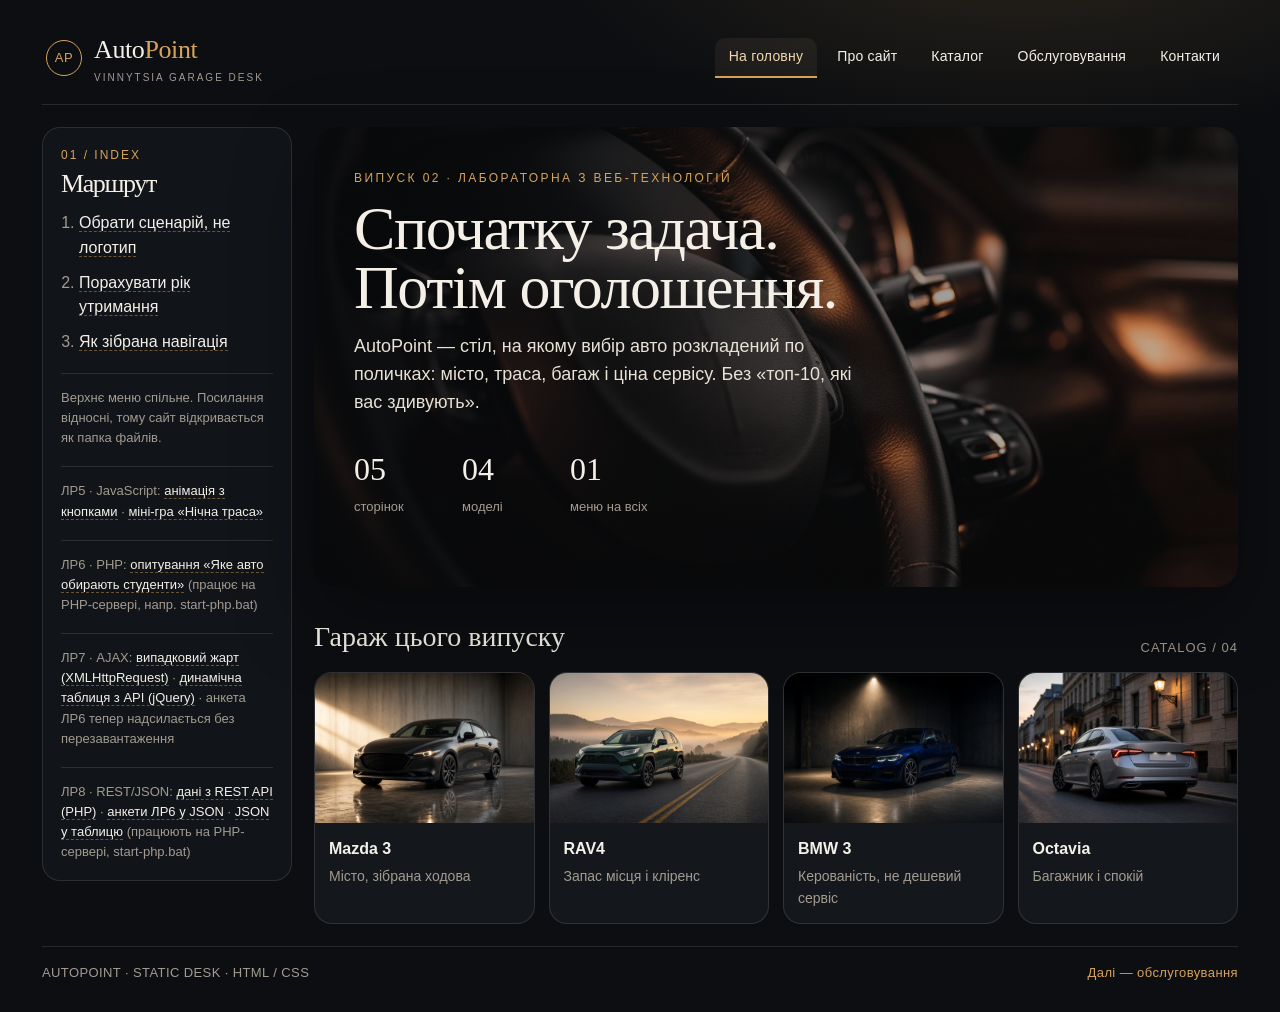
<file: index.html>
<!DOCTYPE html>
<html lang="uk">

<head>
  <meta charset="UTF-8">
  <meta name="viewport" content="width=device-width, initial-scale=1.0">
  <title>AutoPoint — головна</title>
  <link rel="stylesheet" href="css/style.css">
</head>

<body>
  <div class="page">
    <header class="site-header">
      <div class="brand">
        <div class="mark">AP</div>
        <div>
          <h1 class="logo">Auto<span>Point</span></h1>
          <small>Vinnytsia garage desk</small>
        </div>
      </div>
      <nav class="main-nav">
        <ul class="menu">
          <li><a class="active" href="index.html">На головну</a></li>
          <li><a href="about.html">Про сайт</a></li>
          <li><a href="catalog.html">Каталог</a></li>
          <li><a href="service.html">Обслуговування</a></li>
          <li><a href="contacts.html">Контакти</a></li>
        </ul>
      </nav>
    </header>

    <div class="layout">
      <aside class="sidebar">
        <div class="idx">01 / INDEX</div>
        <h2>Маршрут</h2>
        <ol>
          <li><a href="catalog.html">Обрати сценарій, не логотип</a></li>
          <li><a href="service.html">Порахувати рік утримання</a></li>
          <li><a href="about.html">Як зібрана навігація</a></li>
        </ol>
        <div class="note">Верхнє меню спільне. Посилання відносні, тому сайт відкривається як папка файлів.</div>
        <div class="note">ЛР5 · JavaScript: <a href="animation.html">анімація з кнопками</a> · <a href="game.html">міні-гра «Нічна траса»</a></div>
        <div class="note">ЛР6 · PHP: <a href="survey.php">опитування «Яке авто обирають студенти»</a> (працює на PHP-сервері, напр. start-php.bat)</div>
        <div class="note">ЛР7 · AJAX: <a href="jokes.html">випадковий жарт (XMLHttpRequest)</a> · <a href="api.html">динамічна таблиця з API (jQuery)</a> · анкета ЛР6 тепер надсилається без перезавантаження</div>
        <div class="note">ЛР8 · REST/JSON: <a href="rest.php">дані з REST API (PHP)</a> · <a href="json.php">анкети ЛР6 у JSON</a> · <a href="preview.php">JSON у таблицю</a> (працюють на PHP-сервері, start-php.bat)</div>
      </aside>

      <main class="main">
        <div class="hero">
          <div class="hero-copy">
            <p class="kicker">Випуск 02 · лабораторна з веб-технологій</p>
            <h2>Спочатку задача. Потім оголошення.</h2>
            <p class="lead">AutoPoint — стіл, на якому вибір авто розкладений по поличках: місто, траса, багаж і ціна
              сервісу. Без «топ-10, які вас здивують».</p>
            <div class="metrics">
              <div><b>05</b><span>сторінок</span></div>
              <div><b>04</b><span>моделі</span></div>
              <div><b>01</b><span>меню на всіх</span></div>
            </div>
          </div>
        </div>

        <div class="section-title">
          <h3>Гараж цього випуску</h3>
          <span>CATALOG / 04</span>
        </div>
        <div class="fleet">
          <a class="car" href="catalog.html">
            <img src="img/mazda.jpg" alt="Mazda 3 у студії">
            <div>
              <h4>Mazda 3</h4>
              <p>Місто, зібрана ходова</p>
            </div>
          </a>
          <a class="car" href="catalog.html">
            <img src="img/rav4.jpg" alt="Toyota RAV4 на світанковій дорозі">
            <div>
              <h4>RAV4</h4>
              <p>Запас місця і кліренс</p>
            </div>
          </a>
          <a class="car" href="catalog.html">
            <img src="img/bmw.jpg" alt="BMW 3 Series у гаражі">
            <div>
              <h4>BMW 3</h4>
              <p>Керованість, не дешевий сервіс</p>
            </div>
          </a>
          <a class="car" href="catalog.html">
            <img src="img/octavia.jpg" alt="Skoda Octavia на вечірній вулиці">
            <div>
              <h4>Octavia</h4>
              <p>Багажник і спокій</p>
            </div>
          </a>
        </div>
      </main>
    </div>

    <footer class="site-footer">
      <div>AUTOPOINT · STATIC DESK · HTML / CSS</div>
      <div><a href="service.html">Далі — обслуговування</a></div>
    </footer>
  </div>
</body>

</html>
</file>
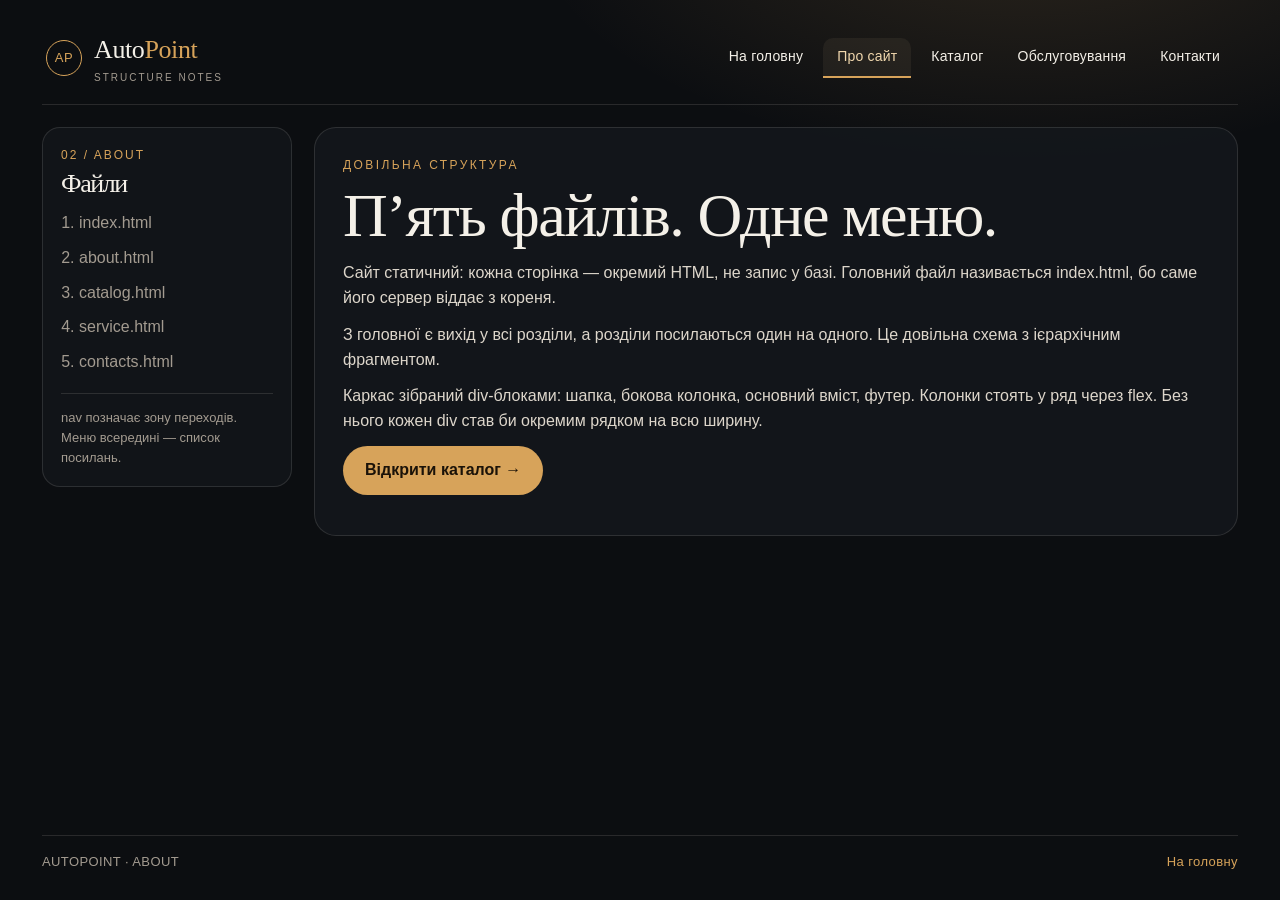
<file: about.html>
<!DOCTYPE html>
<html lang="uk">
<head>
  <meta charset="UTF-8">
  <meta name="viewport" content="width=device-width, initial-scale=1.0">
  <title>AutoPoint — про сайт</title>
  <link rel="stylesheet" href="css/style.css">
</head>
<body>
  <div class="page">
    <header class="site-header">
      <div class="brand">
        <div class="mark">AP</div>
        <div>
          <h1 class="logo">Auto<span>Point</span></h1>
          <small>Structure notes</small>
        </div>
      </div>
      <nav class="main-nav">
        <ul class="menu">
          <li><a href="index.html">На головну</a></li>
          <li><a class="active" href="about.html">Про сайт</a></li>
          <li><a href="catalog.html">Каталог</a></li>
          <li><a href="service.html">Обслуговування</a></li>
          <li><a href="contacts.html">Контакти</a></li>
        </ul>
      </nav>
    </header>

    <div class="layout">
      <aside class="sidebar">
        <div class="idx">02 / ABOUT</div>
        <h2>Файли</h2>
        <ol>
          <li>index.html</li>
          <li>about.html</li>
          <li>catalog.html</li>
          <li>service.html</li>
          <li>contacts.html</li>
        </ol>
        <div class="note">nav позначає зону переходів. Меню всередині — список посилань.</div>
      </aside>

      <main class="main">
        <div class="panel">
          <p class="kicker">Довільна структура</p>
          <h2>П’ять файлів. Одне меню.</h2>
          <p>Сайт статичний: кожна сторінка — окремий HTML, не запис у базі. Головний файл називається index.html, бо саме його сервер віддає з кореня.</p>
          <p>З головної є вихід у всі розділи, а розділи посилаються один на одного. Це довільна схема з ієрархічним фрагментом.</p>
          <p>Каркас зібраний div-блоками: шапка, бокова колонка, основний вміст, футер. Колонки стоять у ряд через flex. Без нього кожен div став би окремим рядком на всю ширину.</p>
          <p><a class="btn" href="catalog.html">Відкрити каталог →</a></p>
        </div>
      </main>
    </div>

    <footer class="site-footer">
      <div>AUTOPOINT · ABOUT</div>
      <div><a href="index.html">На головну</a></div>
    </footer>
  </div>
</body>
</html>
</file>
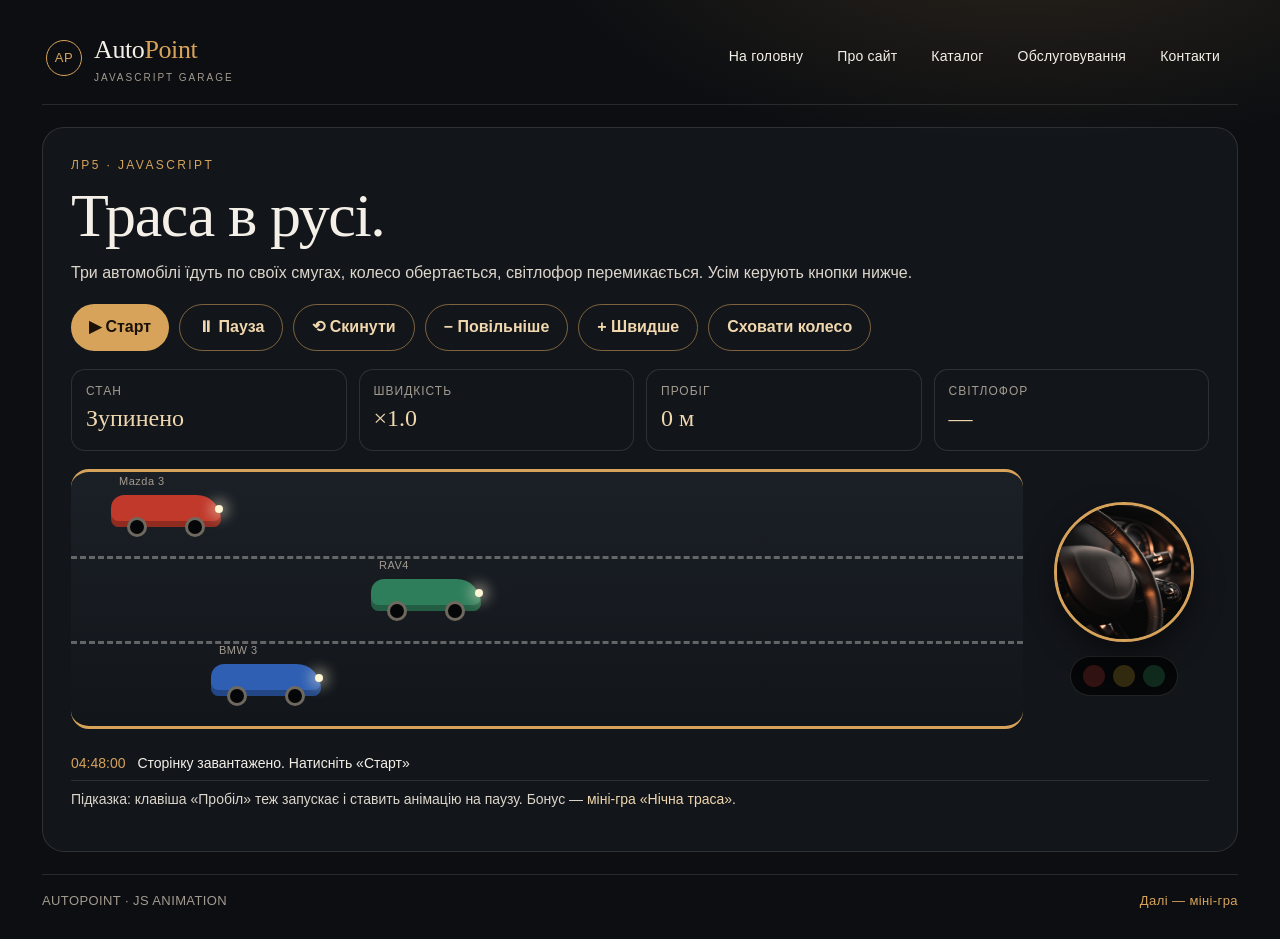
<file: animation.html>
<!DOCTYPE html>
<html lang="uk">
<head>
  <meta charset="UTF-8">
  <meta name="viewport" content="width=device-width, initial-scale=1.0">
  <title>AutoPoint — JS-анімація</title>
  <link rel="icon" href="data:,">
  <link rel="stylesheet" href="css/style.css">
  <link rel="stylesheet" href="css/js-lab.css">
</head>
<body>
  <div class="page">
    <header class="site-header">
      <div class="brand">
        <div class="mark">AP</div>
        <div>
          <h1 class="logo">Auto<span>Point</span></h1>
          <small>JavaScript garage</small>
        </div>
      </div>
      <nav class="main-nav">
        <ul class="menu">
          <li><a href="index.html">На головну</a></li>
          <li><a href="about.html">Про сайт</a></li>
          <li><a href="catalog.html">Каталог</a></li>
          <li><a href="service.html">Обслуговування</a></li>
          <li><a href="contacts.html">Контакти</a></li>
        </ul>
      </nav>
    </header>

    <main class="js-main">
      <div class="panel">
        <p class="kicker">ЛР5 · JavaScript</p>
        <h2>Траса в русі.</h2>
        <p>Три автомобілі їдуть по своїх смугах, колесо обертається, світлофор перемикається. Усім керують кнопки нижче.</p>

        <div class="controls" id="controls">
          <button id="btnStart" type="button">▶ Старт</button>
          <button id="btnPause" type="button" class="btn-ghost">⏸ Пауза</button>
          <button id="btnReset" type="button" class="btn-ghost">⟲ Скинути</button>
          <button id="btnSlower" type="button" class="btn-ghost">− Повільніше</button>
          <button id="btnFaster" type="button" class="btn-ghost">+ Швидше</button>
          <button id="btnWheel" type="button" class="btn-ghost">Сховати колесо</button>
        </div>

        <div class="dash">
          <div class="dash-item"><span>Стан</span><b id="status">Зупинено</b></div>
          <div class="dash-item"><span>Швидкість</span><b id="speed">×1.0</b></div>
          <div class="dash-item"><span>Пробіг</span><b id="distance">0 м</b></div>
          <div class="dash-item"><span>Світлофор</span><b id="lightName">—</b></div>
        </div>

        <div class="stage">
          <div class="road" id="road">
            <div class="lane-line" style="top: 33.3%"></div>
            <div class="lane-line" style="top: 66.6%"></div>
          </div>
          <div class="side">
            <div class="wheel-box" id="wheelBox">
              <img id="wheel" src="img/wheel.jpg" alt="Колесо, що обертається">
            </div>
            <div class="traffic" id="traffic">
              <span class="lamp" data-color="red"></span>
              <span class="lamp" data-color="yellow"></span>
              <span class="lamp" data-color="green"></span>
            </div>
          </div>
        </div>

        <ul class="log" id="log"></ul>
        <p class="hint">Підказка: клавіша «Пробіл» теж запускає і ставить анімацію на паузу. Бонус — <a href="game.html">міні-гра «Нічна траса»</a>.</p>
      </div>
    </main>

    <footer class="site-footer">
      <div>AUTOPOINT · JS ANIMATION</div>
      <div><a href="game.html">Далі — міні-гра</a></div>
    </footer>
  </div>
  <script src="js/animation.js"></script>
</body>
</html>
</file>
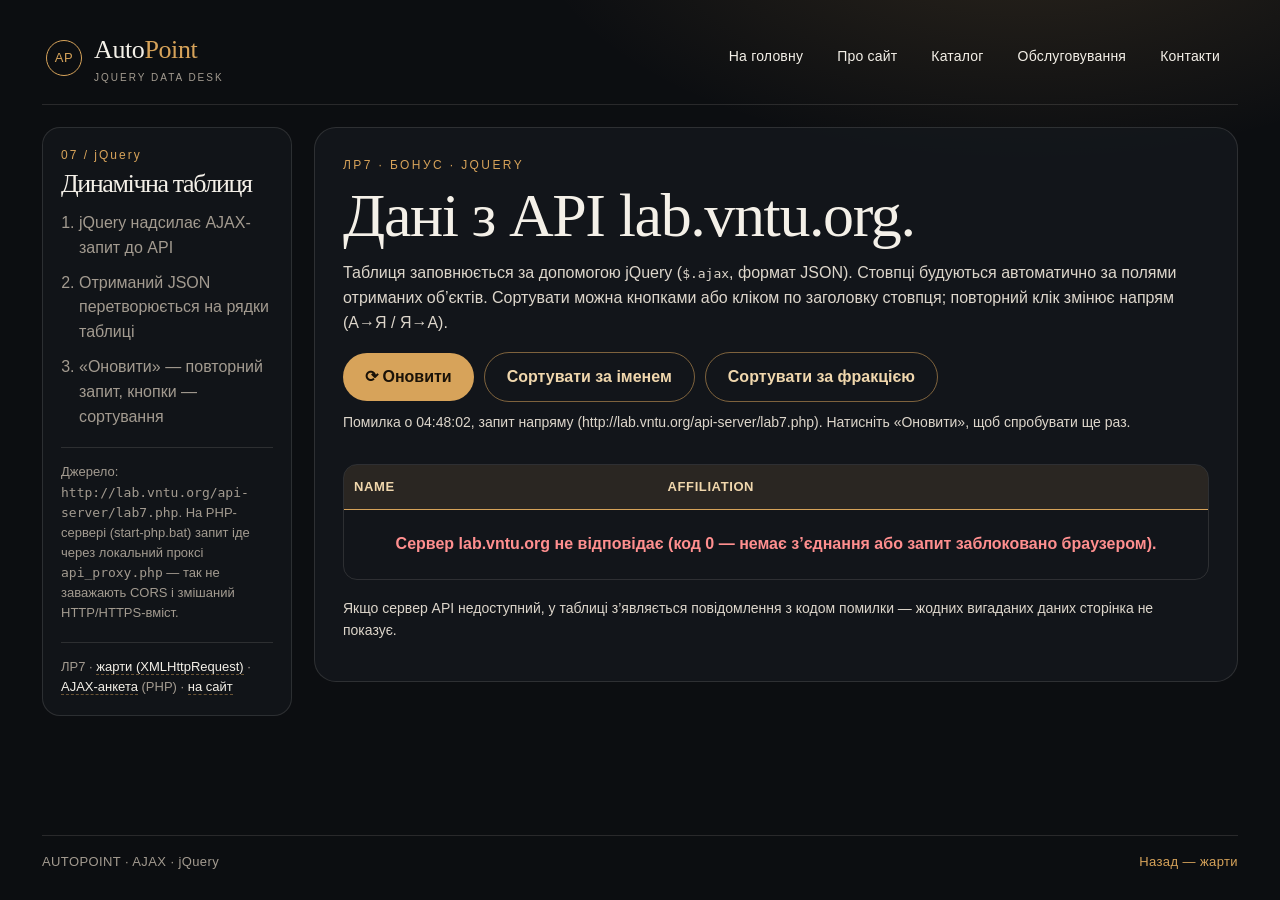
<file: api.html>
<!DOCTYPE html>
<html lang="uk">
<head>
  <meta charset="UTF-8">
  <meta name="viewport" content="width=device-width, initial-scale=1.0">
  <title>AutoPoint — таблиця з API (jQuery)</title>
  <link rel="icon" href="data:,">
  <link rel="stylesheet" href="css/style.css">
  <link rel="stylesheet" href="css/ajax.css">
</head>
<body>
  <div class="page">
    <header class="site-header">
      <div class="brand">
        <div class="mark">AP</div>
        <div>
          <h1 class="logo">Auto<span>Point</span></h1>
          <small>jQuery data desk</small>
        </div>
      </div>
      <nav class="main-nav">
        <ul class="menu">
          <li><a href="index.html">На головну</a></li>
          <li><a href="about.html">Про сайт</a></li>
          <li><a href="catalog.html">Каталог</a></li>
          <li><a href="service.html">Обслуговування</a></li>
          <li><a href="contacts.html">Контакти</a></li>
        </ul>
      </nav>
    </header>


    <div class="layout">
      <aside class="sidebar">
        <div class="idx">07 / jQuery</div>
        <h2>Динамічна таблиця</h2>
        <ol>
          <li>jQuery надсилає AJAX-запит до API</li>
          <li>Отриманий JSON перетворюється на рядки таблиці</li>
          <li>«Оновити» — повторний запит, кнопки — сортування</li>
        </ol>
        <div class="note">Джерело: <code>http://lab.vntu.org/api-server/lab7.php</code>. На PHP-сервері (start-php.bat) запит іде через локальний проксі <code>api_proxy.php</code> — так не заважають CORS і змішаний HTTP/HTTPS-вміст.</div>
        <div class="note">ЛР7 · <a href="jokes.html">жарти (XMLHttpRequest)</a> · <a href="survey.php">AJAX-анкета</a> (PHP) · <a href="index.html">на сайт</a></div>
      </aside>

      <main class="main">
        <div class="panel">
          <p class="kicker">ЛР7 · бонус · jQuery</p>
          <h2>Дані з API lab.vntu.org.</h2>
          <p>Таблиця заповнюється за допомогою jQuery (<code>$.ajax</code>, формат JSON). Стовпці будуються автоматично за полями отриманих об’єктів. Сортувати можна кнопками або кліком по заголовку стовпця; повторний клік змінює напрям (А→Я / Я→А).</p>

          <div class="api-toolbar">
            <button class="btn" id="btnRefresh" type="button">⟳ Оновити</button>
            <button class="btn btn-ghost" id="btnSortName" type="button" data-sort="name">Сортувати за іменем</button>
            <button class="btn btn-ghost" id="btnSortAff" type="button" data-sort="affiliation">Сортувати за фракцією</button>
          </div>
          <p class="api-info" id="apiInfo">Ще не завантажено.</p>

          <div class="table-wrap">
            <table class="data-table api-table" id="apiTable">
              <thead><tr><th>name</th><th>affiliation</th></tr></thead>
              <tbody><tr><td class="loading-cell" colspan="2">Завантаження…</td></tr></tbody>
            </table>
          </div>
          <p class="hint">Якщо сервер API недоступний, у таблиці з’являється повідомлення з кодом помилки — жодних вигаданих даних сторінка не показує.</p>
        </div>
      </main>
    </div>

    <footer class="site-footer">
      <div>AUTOPOINT · AJAX · jQuery</div>
      <div><a href="jokes.html">Назад — жарти</a></div>
    </footer>
  </div>
  <script src="js/jquery.min.js"></script>
  <script src="js/api.js"></script>
</body>
</html>
</file>
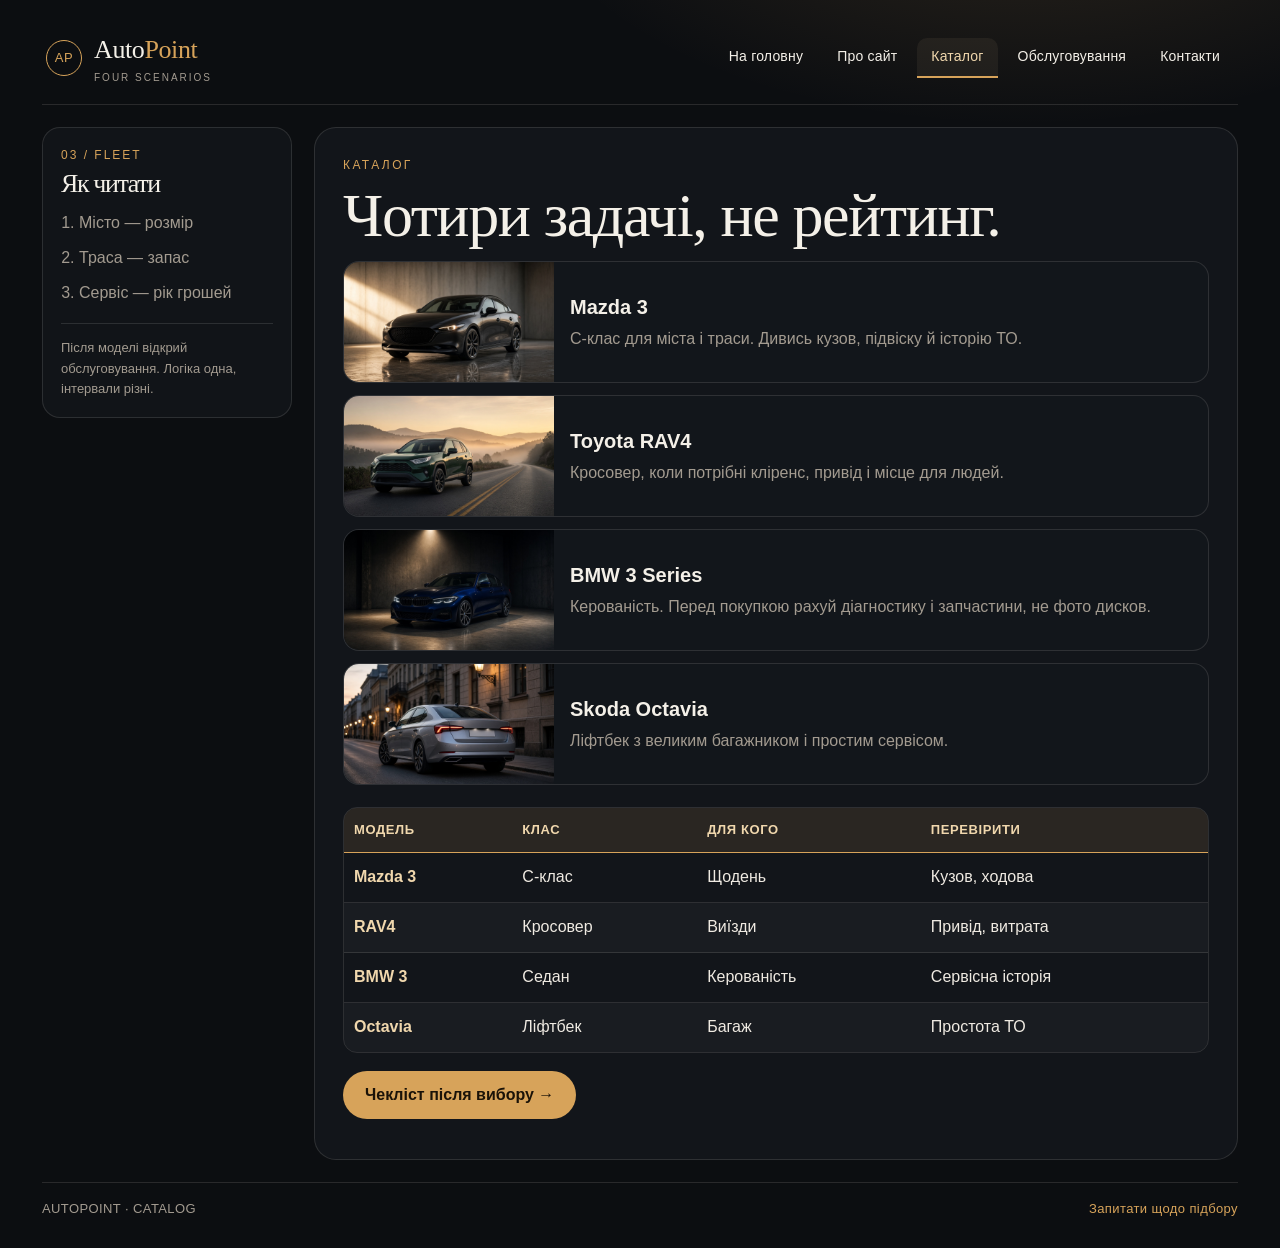
<file: catalog.html>
<!DOCTYPE html>
<html lang="uk">
<head>
  <meta charset="UTF-8">
  <meta name="viewport" content="width=device-width, initial-scale=1.0">
  <title>AutoPoint — каталог</title>
  <link rel="stylesheet" href="css/style.css">
</head>
<body>
  <div class="page">
    <header class="site-header">
      <div class="brand">
        <div class="mark">AP</div>
        <div>
          <h1 class="logo">Auto<span>Point</span></h1>
          <small>Four scenarios</small>
        </div>
      </div>
      <nav class="main-nav">
        <ul class="menu">
          <li><a href="index.html">На головну</a></li>
          <li><a href="about.html">Про сайт</a></li>
          <li><a class="active" href="catalog.html">Каталог</a></li>
          <li><a href="service.html">Обслуговування</a></li>
          <li><a href="contacts.html">Контакти</a></li>
        </ul>
      </nav>
    </header>

    <div class="layout">
      <aside class="sidebar">
        <div class="idx">03 / FLEET</div>
        <h2>Як читати</h2>
        <ol>
          <li>Місто — розмір</li>
          <li>Траса — запас</li>
          <li>Сервіс — рік грошей</li>
        </ol>
        <div class="note">Після моделі відкрий обслуговування. Логіка одна, інтервали різні.</div>
      </aside>

      <main class="main">
        <div class="panel">
          <p class="kicker">Каталог</p>
          <h2>Чотири задачі, не рейтинг.</h2>
          <div class="spec-list">
            <article class="spec">
              <img src="img/mazda.jpg" alt="Mazda 3">
              <div><h3>Mazda 3</h3><p>C-клас для міста і траси. Дивись кузов, підвіску й історію ТО.</p></div>
            </article>
            <article class="spec">
              <img src="img/rav4.jpg" alt="Toyota RAV4">
              <div><h3>Toyota RAV4</h3><p>Кросовер, коли потрібні кліренс, привід і місце для людей.</p></div>
            </article>
            <article class="spec">
              <img src="img/bmw.jpg" alt="BMW 3 Series">
              <div><h3>BMW 3 Series</h3><p>Керованість. Перед покупкою рахуй діагностику і запчастини, не фото дисков.</p></div>
            </article>
            <article class="spec">
              <img src="img/octavia.jpg" alt="Skoda Octavia">
              <div><h3>Skoda Octavia</h3><p>Ліфтбек з великим багажником і простим сервісом.</p></div>
            </article>
          </div>
          <table class="data-table">
            <thead>
              <tr><th>Модель</th><th>Клас</th><th>Для кого</th><th>Перевірити</th></tr>
            </thead>
            <tbody>
              <tr><td>Mazda 3</td><td>C-клас</td><td>Щодень</td><td>Кузов, ходова</td></tr>
              <tr><td>RAV4</td><td>Кросовер</td><td>Виїзди</td><td>Привід, витрата</td></tr>
              <tr><td>BMW 3</td><td>Седан</td><td>Керованість</td><td>Сервісна історія</td></tr>
              <tr><td>Octavia</td><td>Ліфтбек</td><td>Багаж</td><td>Простота ТО</td></tr>
            </tbody>
          </table>
          <p><a class="btn" href="service.html">Чекліст після вибору →</a></p>
        </div>
      </main>
    </div>

    <footer class="site-footer">
      <div>AUTOPOINT · CATALOG</div>
      <div><a href="contacts.html">Запитати щодо підбору</a></div>
    </footer>
  </div>
</body>
</html>
</file>
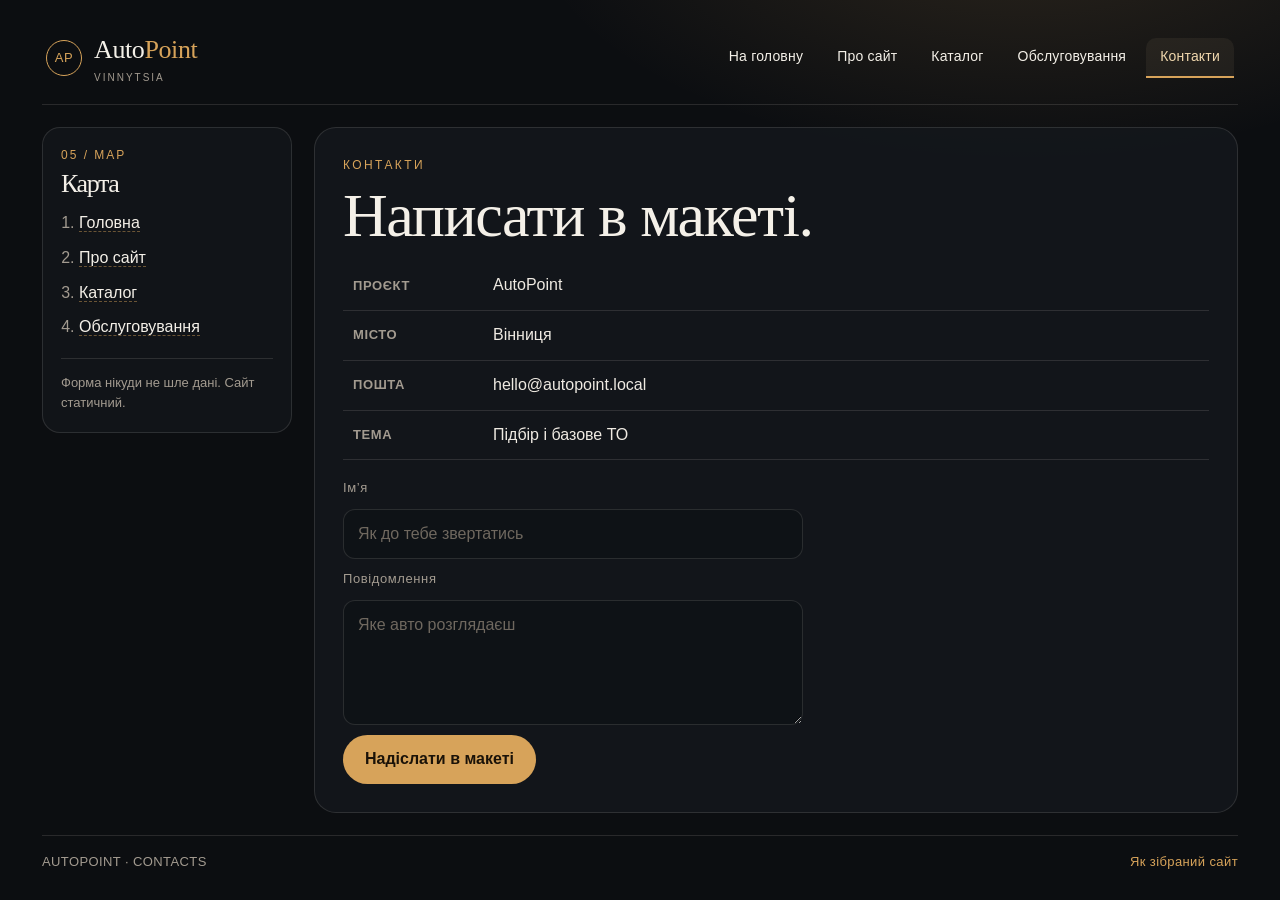
<file: contacts.html>
<!DOCTYPE html>
<html lang="uk">
<head>
  <meta charset="UTF-8">
  <meta name="viewport" content="width=device-width, initial-scale=1.0">
  <title>AutoPoint — контакти</title>
  <link rel="stylesheet" href="css/style.css">
</head>
<body>
  <div class="page">
    <header class="site-header">
      <div class="brand">
        <div class="mark">AP</div>
        <div>
          <h1 class="logo">Auto<span>Point</span></h1>
          <small>Vinnytsia</small>
        </div>
      </div>
      <nav class="main-nav">
        <ul class="menu">
          <li><a href="index.html">На головну</a></li>
          <li><a href="about.html">Про сайт</a></li>
          <li><a href="catalog.html">Каталог</a></li>
          <li><a href="service.html">Обслуговування</a></li>
          <li><a class="active" href="contacts.html">Контакти</a></li>
        </ul>
      </nav>
    </header>

    <div class="layout">
      <aside class="sidebar">
        <div class="idx">05 / MAP</div>
        <h2>Карта</h2>
        <ol>
          <li><a href="index.html">Головна</a></li>
          <li><a href="about.html">Про сайт</a></li>
          <li><a href="catalog.html">Каталог</a></li>
          <li><a href="service.html">Обслуговування</a></li>
        </ol>
        <div class="note">Форма нікуди не шле дані. Сайт статичний.</div>
      </aside>

      <main class="main">
        <div class="panel">
          <p class="kicker">Контакти</p>
          <h2>Написати в макеті.</h2>
          <table class="info-table">
            <tbody>
              <tr><th>Проєкт</th><td>AutoPoint</td></tr>
              <tr><th>Місто</th><td>Вінниця</td></tr>
              <tr><th>Пошта</th><td>hello@autopoint.local</td></tr>
              <tr><th>Тема</th><td>Підбір і базове ТО</td></tr>
            </tbody>
          </table>
          <form action="contacts.html" method="get">
            <label for="name">Ім’я</label>
            <input id="name" name="name" type="text" placeholder="Як до тебе звертатись">
            <label for="msg">Повідомлення</label>
            <textarea id="msg" name="msg" rows="4" placeholder="Яке авто розглядаєш"></textarea>
            <button class="btn" type="submit">Надіслати в макеті</button>
          </form>
        </div>
      </main>
    </div>

    <footer class="site-footer">
      <div>AUTOPOINT · CONTACTS</div>
      <div><a href="about.html">Як зібраний сайт</a></div>
    </footer>
  </div>
</body>
</html>
</file>
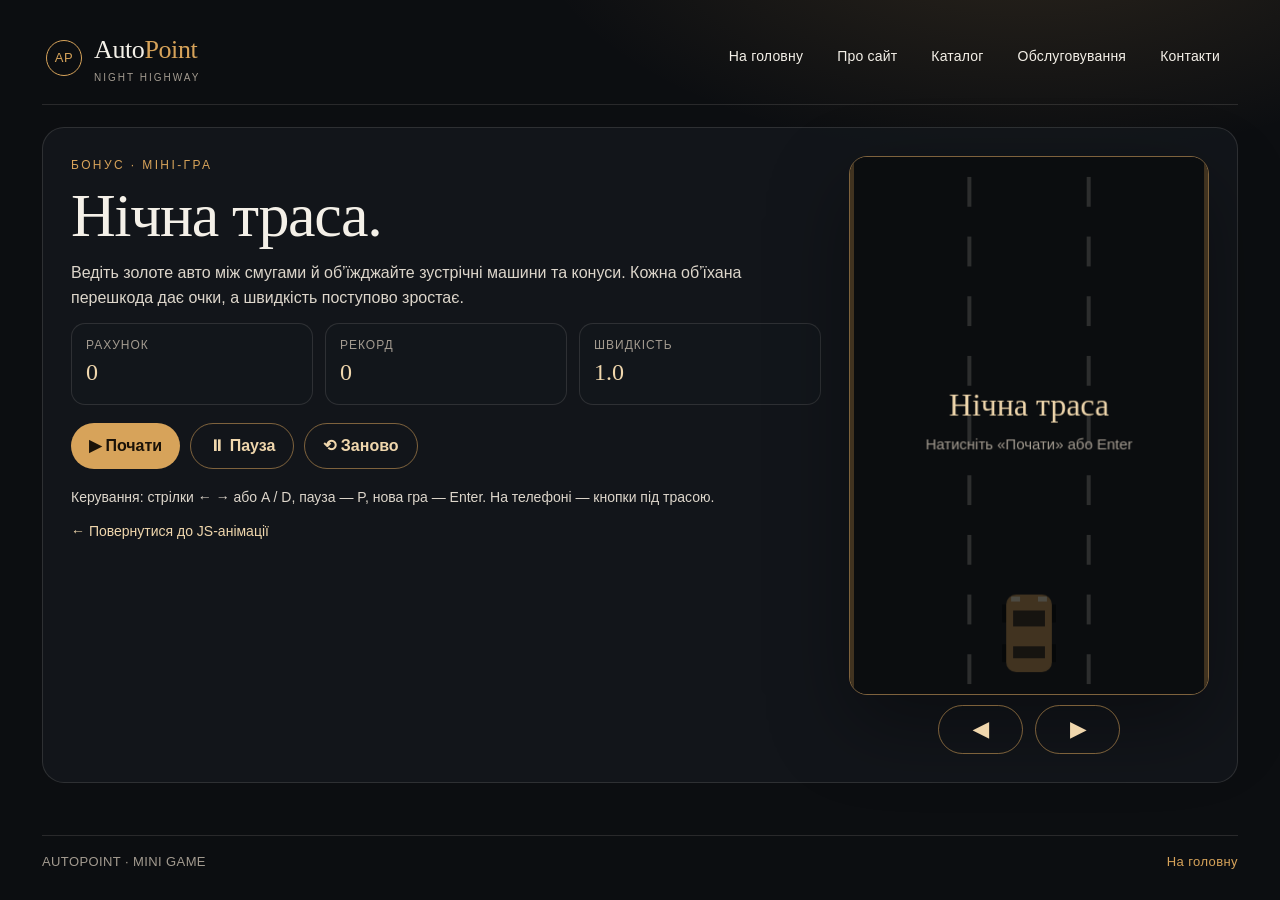
<file: game.html>
<!DOCTYPE html>
<html lang="uk">
<head>
  <meta charset="UTF-8">
  <meta name="viewport" content="width=device-width, initial-scale=1.0">
  <title>AutoPoint — міні-гра «Нічна траса»</title>
  <link rel="icon" href="data:,">
  <link rel="stylesheet" href="css/style.css">
  <link rel="stylesheet" href="css/js-lab.css">
</head>
<body>
  <div class="page">
    <header class="site-header">
      <div class="brand">
        <div class="mark">AP</div>
        <div>
          <h1 class="logo">Auto<span>Point</span></h1>
          <small>Night highway</small>
        </div>
      </div>
      <nav class="main-nav">
        <ul class="menu">
          <li><a href="index.html">На головну</a></li>
          <li><a href="about.html">Про сайт</a></li>
          <li><a href="catalog.html">Каталог</a></li>
          <li><a href="service.html">Обслуговування</a></li>
          <li><a href="contacts.html">Контакти</a></li>
        </ul>
      </nav>
    </header>

    <main class="js-main">
      <div class="panel game-panel">
        <div class="game-info">
          <p class="kicker">Бонус · міні-гра</p>
          <h2>Нічна траса.</h2>
          <p>Ведіть золоте авто між смугами й об’їжджайте зустрічні машини та конуси. Кожна об’їхана перешкода дає очки, а швидкість поступово зростає.</p>
          <div class="dash">
            <div class="dash-item"><span>Рахунок</span><b id="score">0</b></div>
            <div class="dash-item"><span>Рекорд</span><b id="record">0</b></div>
            <div class="dash-item"><span>Швидкість</span><b id="gameSpeed">1.0</b></div>
          </div>
          <div class="controls">
            <button id="btnPlay" type="button">▶ Почати</button>
            <button id="btnGamePause" type="button" class="btn-ghost">⏸ Пауза</button>
            <button id="btnRestart" type="button" class="btn-ghost">⟲ Заново</button>
          </div>
          <p class="hint">Керування: стрілки ← → або A / D, пауза — P, нова гра — Enter. На телефоні — кнопки під трасою.</p>
          <p class="hint"><a href="animation.html">← Повернутися до JS-анімації</a></p>
        </div>
        <div class="game-box">
          <canvas id="game" width="360" height="540" aria-label="Ігрове поле"></canvas>
          <div class="touch">
            <button id="btnLeft" type="button" class="btn-ghost" aria-label="Ліворуч">◀</button>
            <button id="btnRight" type="button" class="btn-ghost" aria-label="Праворуч">▶</button>
          </div>
        </div>
      </div>
    </main>

    <footer class="site-footer">
      <div>AUTOPOINT · MINI GAME</div>
      <div><a href="index.html">На головну</a></div>
    </footer>
  </div>
  <script src="js/game.js"></script>
</body>
</html>
</file>
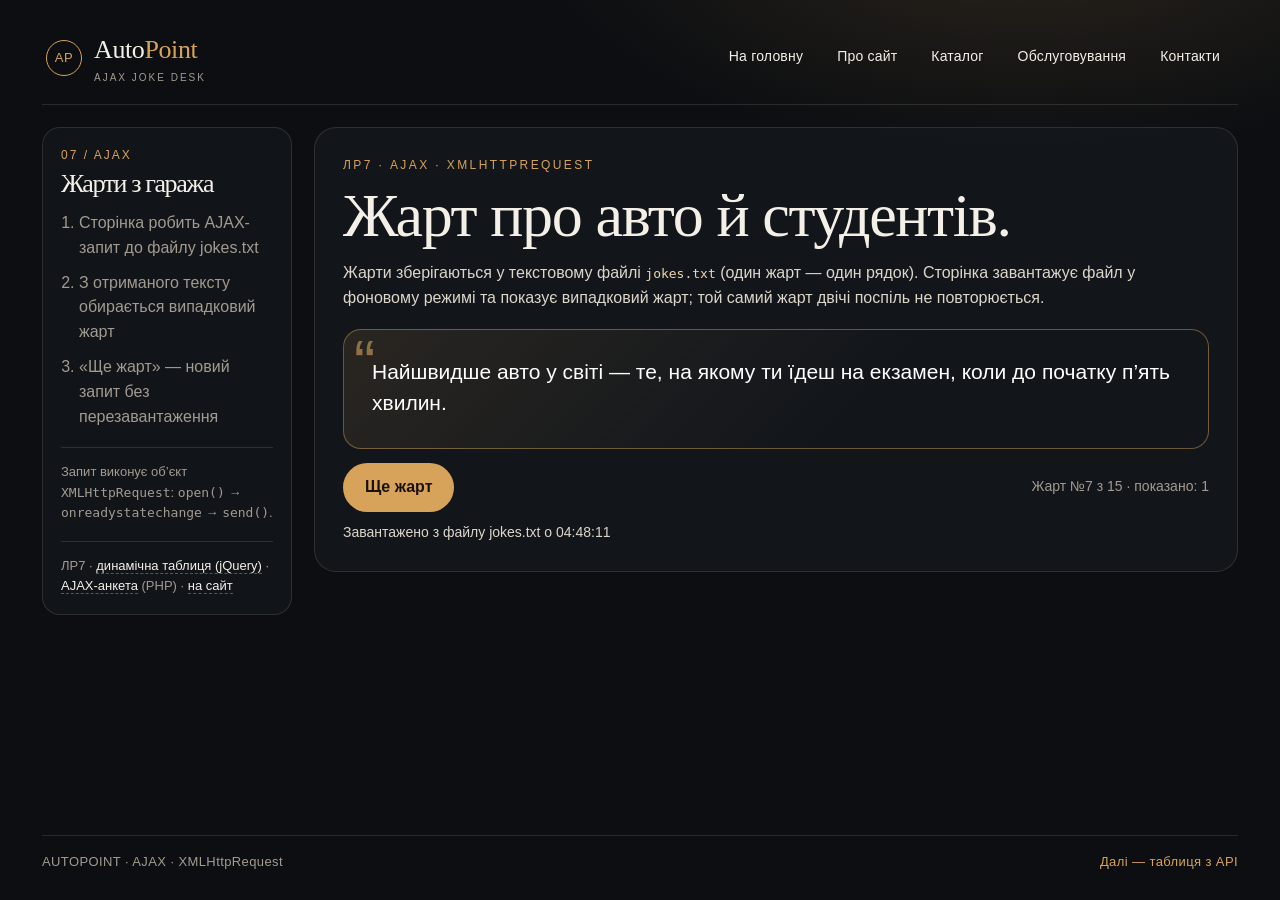
<file: jokes.html>
<!DOCTYPE html>
<html lang="uk">
<head>
  <meta charset="UTF-8">
  <meta name="viewport" content="width=device-width, initial-scale=1.0">
  <title>AutoPoint — жарти (AJAX)</title>
  <link rel="icon" href="data:,">
  <link rel="stylesheet" href="css/style.css">
  <link rel="stylesheet" href="css/ajax.css">
</head>
<body>
  <div class="page">
    <header class="site-header">
      <div class="brand">
        <div class="mark">AP</div>
        <div>
          <h1 class="logo">Auto<span>Point</span></h1>
          <small>AJAX joke desk</small>
        </div>
      </div>
      <nav class="main-nav">
        <ul class="menu">
          <li><a href="index.html">На головну</a></li>
          <li><a href="about.html">Про сайт</a></li>
          <li><a href="catalog.html">Каталог</a></li>
          <li><a href="service.html">Обслуговування</a></li>
          <li><a href="contacts.html">Контакти</a></li>
        </ul>
      </nav>
    </header>


    <div class="layout">
      <aside class="sidebar">
        <div class="idx">07 / AJAX</div>
        <h2>Жарти з гаража</h2>
        <ol>
          <li>Сторінка робить AJAX-запит до файлу jokes.txt</li>
          <li>З отриманого тексту обирається випадковий жарт</li>
          <li>«Ще жарт» — новий запит без перезавантаження</li>
        </ol>
        <div class="note">Запит виконує об’єкт <code>XMLHttpRequest</code>: <code>open()</code> → <code>onreadystatechange</code> → <code>send()</code>.</div>
        <div class="note">ЛР7 · <a href="api.html">динамічна таблиця (jQuery)</a> · <a href="survey.php">AJAX-анкета</a> (PHP) · <a href="index.html">на сайт</a></div>
      </aside>

      <main class="main">
        <div class="panel">
          <p class="kicker">ЛР7 · AJAX · XMLHttpRequest</p>
          <h2>Жарт про авто й студентів.</h2>
          <p>Жарти зберігаються у текстовому файлі <a href="jokes.txt"><code>jokes.txt</code></a> (один жарт — один рядок). Сторінка завантажує файл у фоновому режимі та показує випадковий жарт; той самий жарт двічі поспіль не повторюється.</p>

          <div class="joke-card" id="joke" aria-live="polite">Завантаження жарту…</div>

          <div class="joke-meta">
            <button class="btn" id="btnJoke" type="button">Ще жарт</button>
            <span class="joke-counter" id="jokeCounter"></span>
          </div>
          <p class="ajax-status" id="jokeStatus"></p>
        </div>
      </main>
    </div>

    <footer class="site-footer">
      <div>AUTOPOINT · AJAX · XMLHttpRequest</div>
      <div><a href="api.html">Далі — таблиця з API</a></div>
    </footer>
  </div>
  <script src="js/jokes.js"></script>
</body>
</html>
</file>
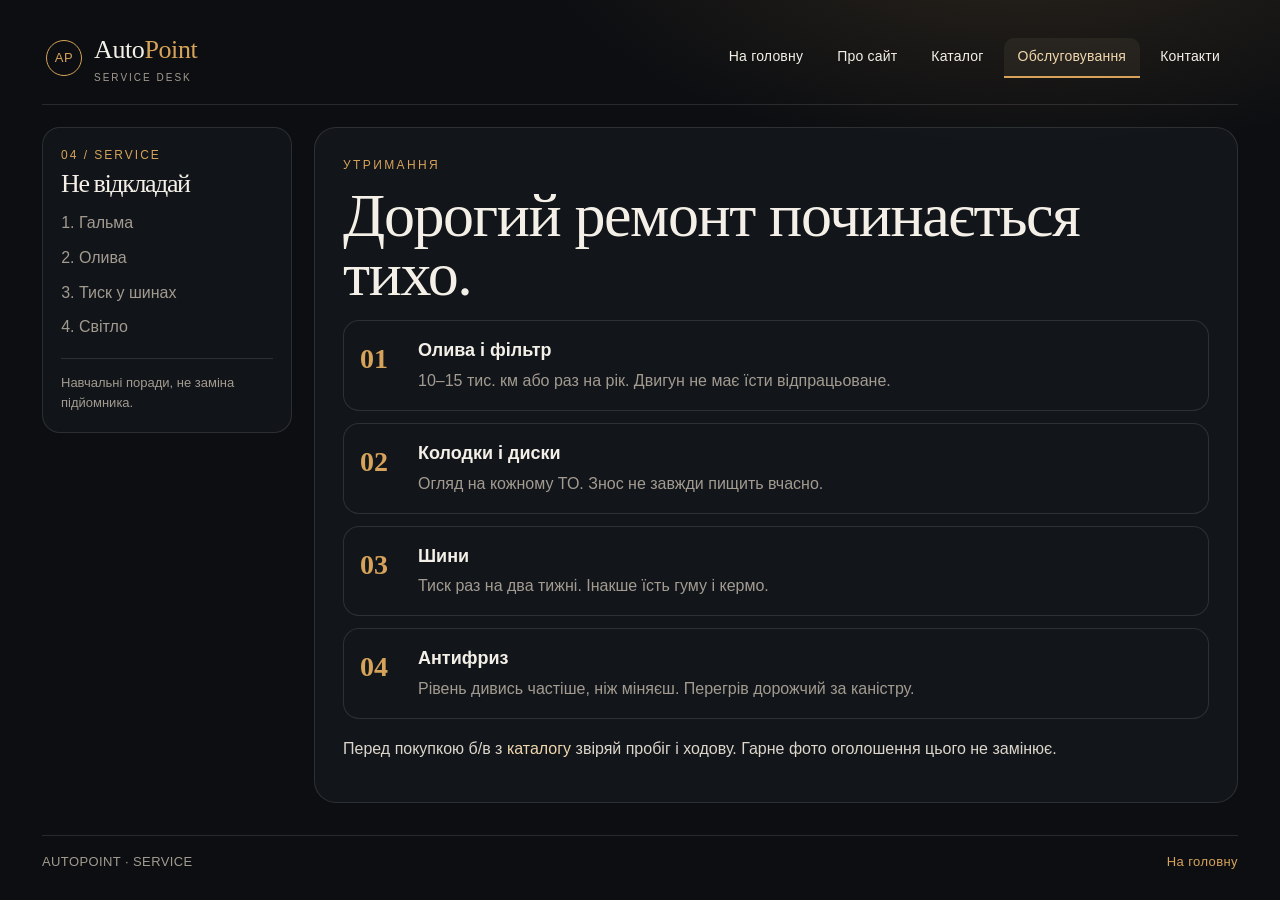
<file: service.html>
<!DOCTYPE html>
<html lang="uk">
<head>
  <meta charset="UTF-8">
  <meta name="viewport" content="width=device-width, initial-scale=1.0">
  <title>AutoPoint — обслуговування</title>
  <link rel="stylesheet" href="css/style.css">
</head>
<body>
  <div class="page">
    <header class="site-header">
      <div class="brand">
        <div class="mark">AP</div>
        <div>
          <h1 class="logo">Auto<span>Point</span></h1>
          <small>Service desk</small>
        </div>
      </div>
      <nav class="main-nav">
        <ul class="menu">
          <li><a href="index.html">На головну</a></li>
          <li><a href="about.html">Про сайт</a></li>
          <li><a href="catalog.html">Каталог</a></li>
          <li><a class="active" href="service.html">Обслуговування</a></li>
          <li><a href="contacts.html">Контакти</a></li>
        </ul>
      </nav>
    </header>

    <div class="layout">
      <aside class="sidebar">
        <div class="idx">04 / SERVICE</div>
        <h2>Не відкладай</h2>
        <ol>
          <li>Гальма</li>
          <li>Олива</li>
          <li>Тиск у шинах</li>
          <li>Світло</li>
        </ol>
        <div class="note">Навчальні поради, не заміна підйомника.</div>
      </aside>

      <main class="main">
        <div class="panel">
          <p class="kicker">Утримання</p>
          <h2>Дорогий ремонт починається тихо.</h2>
          <div class="steps">
            <div class="step"><b>01</b><div><h3>Олива і фільтр</h3><p>10–15 тис. км або раз на рік. Двигун не має їсти відпрацьоване.</p></div></div>
            <div class="step"><b>02</b><div><h3>Колодки і диски</h3><p>Огляд на кожному ТО. Знос не завжди пищить вчасно.</p></div></div>
            <div class="step"><b>03</b><div><h3>Шини</h3><p>Тиск раз на два тижні. Інакше їсть гуму і кермо.</p></div></div>
            <div class="step"><b>04</b><div><h3>Антифриз</h3><p>Рівень дивись частіше, ніж міняєш. Перегрів дорожчий за каністру.</p></div></div>
          </div>
          <p>Перед покупкою б/в з <a href="catalog.html">каталогу</a> звіряй пробіг і ходову. Гарне фото оголошення цього не замінює.</p>
        </div>
      </main>
    </div>

    <footer class="site-footer">
      <div>AUTOPOINT · SERVICE</div>
      <div><a href="index.html">На головну</a></div>
    </footer>
  </div>
</body>
</html>
</file>
<file: css/style.css>
/* ==========================================================
   AutoPoint — таблиця стилів
   ЛР4 «Використання CSS на веб-сайті»: додано змінні, бонусне
   меню, ефекти карток, клас .btn, стилі таблиць, :focus-visible,
   адаптивність для вузьких екранів.
   ========================================================== */

:root {
  --bg: #0c0e11;
  --bg-2: #14181d;
  --line: rgba(243, 239, 230, 0.12);
  --text: #f4f0e8;
  --muted: #a39b90;
  --gold: #d7a35a;
  --gold-2: #f0d7ad;
  --shadow: 0 30px 80px rgba(0, 0, 0, 0.35);
  /* ЛР4: нові змінні */
  --shadow-sm: 0 12px 30px rgba(0, 0, 0, 0.45);
  --gold-soft: rgba(215, 163, 90, 0.18);
  --radius: 12px;
  --ease: 0.25s ease;
}

* { box-sizing: border-box; }

html { scroll-behavior: smooth; }

body {
  margin: 0;
  font-family: "Segoe UI", "Helvetica Neue", sans-serif;
  background:
    radial-gradient(1000px 500px at 80% -10%, rgba(215, 163, 90, 0.16), transparent 50%),
    var(--bg);
  color: var(--text);
  line-height: 1.55;
}

img { max-width: 100%; display: block; }
a { color: var(--gold-2); text-decoration: none; transition: color var(--ease); }
a:hover { color: #fff; }

/* ЛР4: видима рамка фокусу для навігації з клавіатури (Tab) */
:focus-visible {
  outline: 2px solid var(--gold);
  outline-offset: 3px;
  border-radius: 6px;
}

/* ЛР4: колір виділення тексту в стилі сайту */
::selection { background: var(--gold); color: #1a1208; }

p { margin: 0 0 12px; }

.page {
  max-width: 1240px;
  margin: 0 auto;
  min-height: 100vh;
  padding: 22px 22px 28px;
  display: flex;
  flex-direction: column;
}

.site-header {
  display: flex;
  justify-content: space-between;
  align-items: center;
  gap: 24px;
  padding: 8px 4px 18px;
  border-bottom: 1px solid var(--line);
}

.brand { display: flex; align-items: center; gap: 12px; }
.mark {
  width: 36px;
  height: 36px;
  border: 1px solid var(--gold);
  border-radius: 50%;
  display: flex;
  align-items: center;
  justify-content: center;
  color: var(--gold);
  font-size: 13px;
  letter-spacing: 0.5px;
}
.logo {
  margin: 0;
  font-family: Georgia, "Times New Roman", serif;
  font-size: 26px;
  font-weight: 500;
  letter-spacing: -0.4px;
}
.logo span { color: var(--gold); }
.brand small { display: block; color: var(--muted); letter-spacing: 2px; font-size: 10px; text-transform: uppercase; }

/* ---------- Бонус: спискове меню ---------- */
/* Бонус: прибираємо маркери списку і стандартні відступи ul */
.menu {
  list-style: none;
  margin: 0;
  padding: 0;
  /* Бонус: вистроюємо пункти меню горизонтально в рядок */
  display: flex;
  flex-direction: row;
  flex-wrap: wrap;
  justify-content: flex-end;
  gap: 6px;
}
.menu li { margin: 0; }
.menu a {
  display: block;               /* уся площа пункту клікабельна */
  color: var(--text);
  padding: 8px 14px;
  font-size: 14px;
  letter-spacing: 0.2px;
  border-radius: 10px 10px 0 0;
  border-bottom: 2px solid transparent;
  background-color: transparent;
  transition: background-color var(--ease), color var(--ease), border-color var(--ease);
}
/* Поточна сторінка (клас .active у HTML) */
.menu a.active {
  color: var(--gold-2);
  background-color: rgba(240, 215, 173, 0.06);
  border-bottom-color: var(--gold);
}
/* Бонус: реакція на наведення миші — фон стає напівпрозорим золотим */
.menu a:hover {
  color: #fff;
  background-color: var(--gold-soft);
  border-bottom-color: var(--gold);
}
/* Бонус: реакція на натискання — фон змінюється на суцільний золотий */
.menu a:active {
  color: #1a1208;
  background-color: var(--gold);
  border-bottom-color: var(--gold-2);
}

.layout {
  display: flex;
  gap: 22px;
  margin-top: 22px;
  flex: 1;
}

.sidebar {
  flex: 0 0 250px;
  border: 1px solid var(--line);
  border-radius: 18px;
  padding: 18px;
  background: rgba(20, 24, 29, 0.72);
  align-self: flex-start;
  position: sticky;
  top: 16px;
}
.sidebar .idx {
  color: var(--gold);
  font-size: 12px;
  letter-spacing: 2px;
}
.sidebar h2 {
  margin: 8px 0 14px;
  font-family: Georgia, serif;
  font-weight: 500;
  font-size: 26px;
}
.sidebar ol { margin: 0; padding-left: 18px; color: var(--muted); }
.sidebar li { margin: 10px 0; }
.sidebar a { color: var(--text); border-bottom: 1px dashed rgba(215, 163, 90, 0.45); }
.sidebar a:hover { color: var(--gold-2); border-bottom-color: var(--gold); }
.note {
  margin-top: 18px;
  padding-top: 14px;
  border-top: 1px solid var(--line);
  color: var(--muted);
  font-size: 13px;
}

.main { flex: 1; min-width: 0; }

.hero {
  position: relative;
  min-height: 460px;
  border-radius: 22px;
  overflow: hidden;
  /* ЛР4: виправлено шлях — url() рахується від папки css/ */
  background: #111 url("../img/wheel.jpg") center/cover no-repeat;
  box-shadow: var(--shadow);
}
.hero::after {
  content: "";
  position: absolute;
  inset: 0;
  background: linear-gradient(90deg, rgba(8, 9, 11, 0.88) 0%, rgba(8, 9, 11, 0.45) 58%, rgba(8, 9, 11, 0.2) 100%);
}
.hero-copy {
  position: relative;
  z-index: 1;
  max-width: 640px;
  padding: 42px 40px;
}
.kicker {
  color: var(--gold);
  letter-spacing: 2.4px;
  text-transform: uppercase;
  font-size: 12px;
  margin: 0 0 12px;
}
h2 {
  font-family: Georgia, "Times New Roman", serif;
  font-weight: 500;
  font-size: clamp(36px, 5vw, 62px);
  line-height: 0.95;
  letter-spacing: -1.4px;
  margin: 0 0 16px;
}
.lead { font-size: 18px; color: #e7e1d6; max-width: 520px; }

.metrics {
  display: flex;
  gap: 18px;
  margin-top: 28px;
}
.metrics div { min-width: 90px; }
.metrics b {
  display: block;
  font-family: Georgia, serif;
  font-size: 32px;
  font-weight: 500;
}
.metrics span { color: var(--muted); font-size: 13px; }

.section-title {
  display: flex;
  justify-content: space-between;
  align-items: end;
  margin: 28px 0 14px;
}
.section-title h3 {
  margin: 0;
  font-family: Georgia, serif;
  font-size: 28px;
  font-weight: 500;
}
.section-title span { color: var(--muted); font-size: 13px; letter-spacing: 1px; }

.fleet {
  display: flex;
  gap: 14px;
}
.car {
  flex: 1;
  color: var(--text);
  background: var(--bg-2);
  border: 1px solid var(--line);
  border-radius: 18px;
  overflow: hidden;
  min-width: 0;
  /* ЛР4: плавна анімація підйому картки */
  transition: transform var(--ease), box-shadow var(--ease), border-color var(--ease);
}
.car img { height: 150px; width: 100%; object-fit: cover; transition: transform 0.4s ease; }
.car div { padding: 14px; }
.car h4 { margin: 0 0 4px; font-size: 16px; }
.car p { margin: 0; color: var(--muted); font-size: 14px; }
/* ЛР4: при наведенні картка піднімається, з'являється тінь, фото збільшується */
.car:hover {
  color: var(--text);
  border-color: rgba(215, 163, 90, 0.55);
  transform: translateY(-6px);
  box-shadow: var(--shadow-sm);
}
.car:hover img { transform: scale(1.06); }

.panel {
  background: rgba(20, 24, 29, 0.8);
  border: 1px solid var(--line);
  border-radius: 22px;
  padding: 28px;
}
.panel p { color: #ddd6cb; }
/* ЛР4: підзаголовок-«кікер» у панелі знову золотий (раніше перекривався правилом .panel p) */
.panel .kicker { color: var(--gold); }

table { width: 100%; border-collapse: collapse; margin: 8px 0 18px; }
th, td { text-align: left; padding: 12px 10px; border-bottom: 1px solid var(--line); }
th { color: var(--gold-2); font-weight: 600; font-size: 13px; letter-spacing: 0.6px; text-transform: uppercase; }
td { color: #efeae2; }

/* ЛР4: таблиця каталогу — заголовок, «зебра», підсвічування рядка */
.data-table {
  margin-top: 22px;
  border: 1px solid var(--line);
  border-radius: 14px;
  border-collapse: separate;
  border-spacing: 0;
  overflow: hidden;
}
.data-table thead th { background: rgba(215, 163, 90, 0.12); border-bottom: 1px solid var(--gold); }
.data-table tbody tr:nth-child(even) { background: rgba(255, 255, 255, 0.03); }
.data-table tbody tr { transition: background-color var(--ease); }
.data-table tbody tr:hover { background: var(--gold-soft); }
.data-table tbody tr:last-child td { border-bottom: none; }
.data-table td:first-child { font-weight: 600; color: var(--gold-2); }

/* ЛР4: таблиця контактів — заголовки рядків вузькою колонкою */
.info-table th { width: 140px; color: var(--muted); }
.info-table tr:hover td { color: #fff; }

.spec-list { display: flex; flex-direction: column; gap: 12px; }
.spec {
  display: flex;
  gap: 16px;
  align-items: center;
  border: 1px solid var(--line);
  border-radius: 16px;
  overflow: hidden;
  background: #12161b;
  transition: border-color var(--ease), background-color var(--ease);
}
/* ЛР4: підсвічування картки моделі */
.spec:hover { border-color: rgba(215, 163, 90, 0.55); background: #161b21; }
.spec img { width: 210px; height: 120px; object-fit: cover; flex: none; }
.spec div { padding-right: 14px; }
.spec h3 { margin: 0 0 4px; font-size: 20px; }
.spec p { margin: 0; color: var(--muted); }

.steps { counter-reset: step; display: flex; flex-direction: column; gap: 12px; margin-bottom: 18px; }
.step {
  display: flex;
  gap: 16px;
  padding: 16px;
  border-radius: 16px;
  background: #12161b;
  border: 1px solid var(--line);
}
.step h3 { margin: 0 0 4px; font-size: 18px; }
.step p { margin: 0; color: var(--muted); }
.step:hover { border-color: rgba(215, 163, 90, 0.4); }
.step b {
  font-family: Georgia, serif;
  color: var(--gold);
  font-size: 28px;
  min-width: 42px;
}

form { display: flex; flex-direction: column; gap: 10px; max-width: 460px; }
label { color: var(--muted); font-size: 13px; letter-spacing: 0.6px; }
input, textarea, button {
  font: inherit;
  border-radius: var(--radius);
  border: 1px solid var(--line);
  background: #0e1216;
  color: var(--text);
  padding: 12px 14px;
  transition: border-color var(--ease), box-shadow var(--ease);
}
textarea { resize: vertical; }
input::placeholder, textarea::placeholder { color: #6f685f; }
/* ЛР4: підсвічування активного поля форми */
input:focus, textarea:focus {
  outline: none;
  border-color: var(--gold);
  box-shadow: 0 0 0 3px var(--gold-soft);
}

/* ЛР4: універсальний клас кнопки (для <a> і <button>) */
.btn, button {
  display: inline-block;
  width: fit-content;
  padding: 12px 22px;
  background: var(--gold);
  color: #1a1208;
  border: none;
  border-radius: 999px;
  font-weight: 700;
  cursor: pointer;
  transition: background-color var(--ease), transform var(--ease), box-shadow var(--ease);
}
.btn:hover, button:hover {
  background: var(--gold-2);
  color: #1a1208;
  transform: translateY(-2px);
  box-shadow: 0 8px 22px rgba(215, 163, 90, 0.3);
}
.btn:active, button:active { transform: translateY(0); box-shadow: none; }

.site-footer {
  margin-top: 22px;
  padding-top: 16px;
  border-top: 1px solid var(--line);
  display: flex;
  justify-content: space-between;
  gap: 12px;
  color: var(--muted);
  font-size: 13px;
  letter-spacing: 0.4px;
  flex-wrap: wrap;
}
.site-footer a { color: var(--gold); }
.site-footer a:hover { color: var(--gold-2); text-decoration: underline; }

/* ---------- Адаптивність ---------- */
@media (max-width: 900px) {
  .site-header, .layout, .fleet, .metrics, .spec { flex-direction: column; }
  .site-header { align-items: flex-start; }
  .menu { justify-content: flex-start; }
  .sidebar { position: static; flex-basis: auto; width: 100%; }
  .spec { align-items: stretch; }
  .spec img { width: 100%; height: 180px; }
  .spec div { padding: 0 14px 14px; }
  .hero { min-height: 380px; }
}

/* ЛР4: телефони (до 560px) */
@media (max-width: 560px) {
  .page { padding: 14px 12px 20px; }
  .menu { gap: 4px; }
  .menu a { padding: 7px 10px; font-size: 13px; }
  .hero-copy { padding: 28px 20px; }
  .lead { font-size: 16px; }
  .metrics { flex-direction: row; gap: 10px; }
  .metrics div { min-width: 0; }
  .metrics b { font-size: 26px; }
  .panel { padding: 20px 16px; }
  th, td { padding: 10px 6px; font-size: 14px; }
  .info-table th { width: 90px; }
  .site-footer { flex-direction: column; }
}

/* ЛР4: для користувачів, які вимкнули анімації в ОС */
@media (prefers-reduced-motion: reduce) {
  *, *::before, *::after { transition: none !important; }
  html { scroll-behavior: auto; }
}
</file>
<file: css/js-lab.css>
/* AutoPoint — ЛР5: стилі сторінок animation.html і game.html */

.js-main { margin-top: 22px; flex: 1; }

/* ---- Кнопки керування ---- */
.controls { display: flex; flex-wrap: wrap; gap: 10px; margin: 18px 0; }
.controls button, .touch button { padding: 10px 18px; }
.btn-ghost {
  background: transparent;
  color: var(--gold-2);
  border: 1px solid rgba(215, 163, 90, 0.55);
}
.btn-ghost:hover { background: var(--gold-soft); color: #fff; }

/* ---- Панель показників ---- */
.dash { display: flex; flex-wrap: wrap; gap: 12px; margin: 0 0 18px; }
.dash-item {
  flex: 1 1 140px;
  padding: 12px 14px;
  border: 1px solid var(--line);
  border-radius: 14px;
  background: #12161b;
}
.dash-item span { display: block; color: var(--muted); font-size: 12px; letter-spacing: 1px; text-transform: uppercase; }
.dash-item b { font-family: Georgia, serif; font-size: 24px; font-weight: 500; color: var(--gold-2); }
body.is-running #status { color: #7bd88f; }

/* ---- Сцена анімації ---- */
.stage { display: flex; gap: 16px; align-items: stretch; }
.road {
  position: relative;
  flex: 1;
  min-width: 0;
  height: 260px;
  border-radius: 18px;
  overflow: hidden;
  background: linear-gradient(#1b2026, #12161b);
  border-top: 3px solid var(--gold);
  border-bottom: 3px solid var(--gold);
}
.lane-line {
  position: absolute;
  left: 0;
  right: 0;
  height: 0;
  border-top: 3px dashed rgba(244, 240, 232, 0.35);
}
.auto { position: absolute; left: 0; width: 110px; height: 56px; will-change: transform; }
.auto-body {
  position: absolute;
  left: 0; top: 8px;
  width: 110px; height: 32px;
  border-radius: 14px 26px 8px 8px;
  box-shadow: inset 0 -6px 0 rgba(0, 0, 0, 0.25);
}
.auto-body::after {               /* фари */
  content: "";
  position: absolute;
  right: -2px; top: 10px;
  width: 8px; height: 8px;
  border-radius: 50%;
  background: #fff6d5;
  box-shadow: 0 0 14px 4px rgba(255, 246, 213, 0.6);
}
.auto-wheel {
  position: absolute;
  top: 30px;
  width: 20px; height: 20px;
  border-radius: 50%;
  background: #050607;
  border: 3px solid #6f685f;
}
.auto-wheel.front { right: 16px; }
.auto-wheel.rear { left: 16px; }
.auto-label {
  position: absolute;
  left: 8px; top: -14px;
  font-size: 11px;
  color: var(--muted);
  letter-spacing: 0.5px;
}

.side { display: flex; flex-direction: column; gap: 14px; align-items: center; justify-content: center; width: 170px; }
.wheel-box { transition: opacity 0.4s ease, transform 0.4s ease; }
.wheel-box.hidden { opacity: 0; transform: scale(0.6); }
#wheel {
  width: 140px; height: 140px;
  border-radius: 50%;
  object-fit: cover;
  border: 3px solid var(--gold);
  box-shadow: var(--shadow-sm);
}
.traffic {
  display: flex;
  gap: 8px;
  padding: 8px 12px;
  border-radius: 999px;
  background: #050607;
  border: 1px solid var(--line);
}
.lamp { width: 22px; height: 22px; border-radius: 50%; opacity: 0.18; transition: opacity 0.2s ease, box-shadow 0.2s ease; }
.lamp[data-color="red"] { background: #ff4d4d; }
.lamp[data-color="yellow"] { background: #ffd23f; }
.lamp[data-color="green"] { background: #45d483; }
.lamp.on { opacity: 1; box-shadow: 0 0 16px 3px currentColor; animation: pulse 1s ease-in-out infinite; }
.lamp[data-color="red"].on { color: rgba(255, 77, 77, 0.7); }
.lamp[data-color="yellow"].on { color: rgba(255, 210, 63, 0.7); }
.lamp[data-color="green"].on { color: rgba(69, 212, 131, 0.7); }
@keyframes pulse { 50% { transform: scale(1.15); } }

/* ---- Журнал подій ---- */
.log { list-style: none; margin: 18px 0 8px; padding: 0; font-size: 14px; color: var(--muted); }
.log li { padding: 6px 0; border-bottom: 1px solid var(--line); }
.log li:first-child { color: var(--text); }
.log time { color: var(--gold); margin-right: 8px; font-variant-numeric: tabular-nums; }
.hint { font-size: 14px; color: var(--muted); }

/* ---- Гра ---- */
.game-panel { display: flex; gap: 28px; align-items: flex-start; }
.game-info { flex: 1; min-width: 0; }
.game-box { flex: none; display: flex; flex-direction: column; gap: 10px; align-items: center; }
#game {
  display: block;
  width: 360px;
  max-width: 100%;
  border-radius: 18px;
  border: 1px solid rgba(215, 163, 90, 0.55);
  box-shadow: var(--shadow);
}
.touch { display: flex; gap: 12px; }
.touch button { font-size: 20px; padding: 8px 34px; }

@media (max-width: 900px) {
  .stage { flex-direction: column; }
  .road { flex: none; width: 100%; }
  .side { width: auto; flex-direction: row; }
  .game-panel { flex-direction: column; }
  .game-box { width: 100%; }
}
@media (max-width: 560px) {
  .road { height: 220px; }
  #wheel { width: 100px; height: 100px; }
  .dash-item b { font-size: 20px; }
}
</file>
<file: css/ajax.css>
/* AutoPoint — ЛР7: стилі AJAX-сторінок (jokes.html, api.html) */

.ajax-main { margin-top: 22px; flex: 1; }
.joke-card {
  margin: 18px 0 14px;
  padding: 26px 28px;
  min-height: 120px;
  border: 1px solid rgba(215, 163, 90, 0.45);
  border-radius: 18px;
  background: linear-gradient(135deg, rgba(215, 163, 90, 0.12), #12161b 60%);
  font-size: 21px;
  line-height: 1.5;
  color: #fff;
  position: relative;
}
.joke-card::before {
  content: "“";
  position: absolute;
  left: 10px; top: -14px;
  font-size: 64px;
  color: var(--gold);
  opacity: 0.6;
}
.joke-in { animation: jokeIn 0.45s ease; }
@keyframes jokeIn { from { opacity: 0; transform: translateY(8px); } to { opacity: 1; transform: none; } }
.joke-meta { display: flex; justify-content: space-between; align-items: center; gap: 16px; flex-wrap: wrap; }
.joke-counter { color: var(--muted); font-size: 14px; }
.ajax-status { color: var(--muted); font-size: 14px; margin: 10px 0 0; }
.ajax-status.is-error, .panel .ajax-status.is-error { color: #ff8f8f; }
.btn[disabled], button[disabled] { opacity: 0.6; cursor: wait; }

/* ---- api.html ---- */
.api-toolbar { display: flex; flex-wrap: wrap; gap: 10px; align-items: center; margin: 16px 0 10px; }
.api-toolbar .btn-ghost { background: transparent; color: var(--gold-2); border: 1px solid rgba(215, 163, 90, 0.55); }
.api-toolbar .btn-ghost:hover, .api-toolbar .btn-ghost.is-active { background: var(--gold-soft); color: #fff; }
.api-info { color: var(--muted); font-size: 14px; margin: 0 0 8px; }
.api-table th.sortable { cursor: pointer; user-select: none; }
.api-table th.sortable:hover { color: #fff; }
.api-table th .arrow { color: var(--gold); margin-left: 4px; }
.api-table td.error-cell { color: #ff8f8f; text-align: center; padding: 22px; }
.api-table td.loading-cell { color: var(--muted); text-align: center; padding: 22px; }
.table-wrap { overflow-x: auto; border-radius: 14px; }
.hint { font-size: 14px; color: var(--muted); }
</file>
